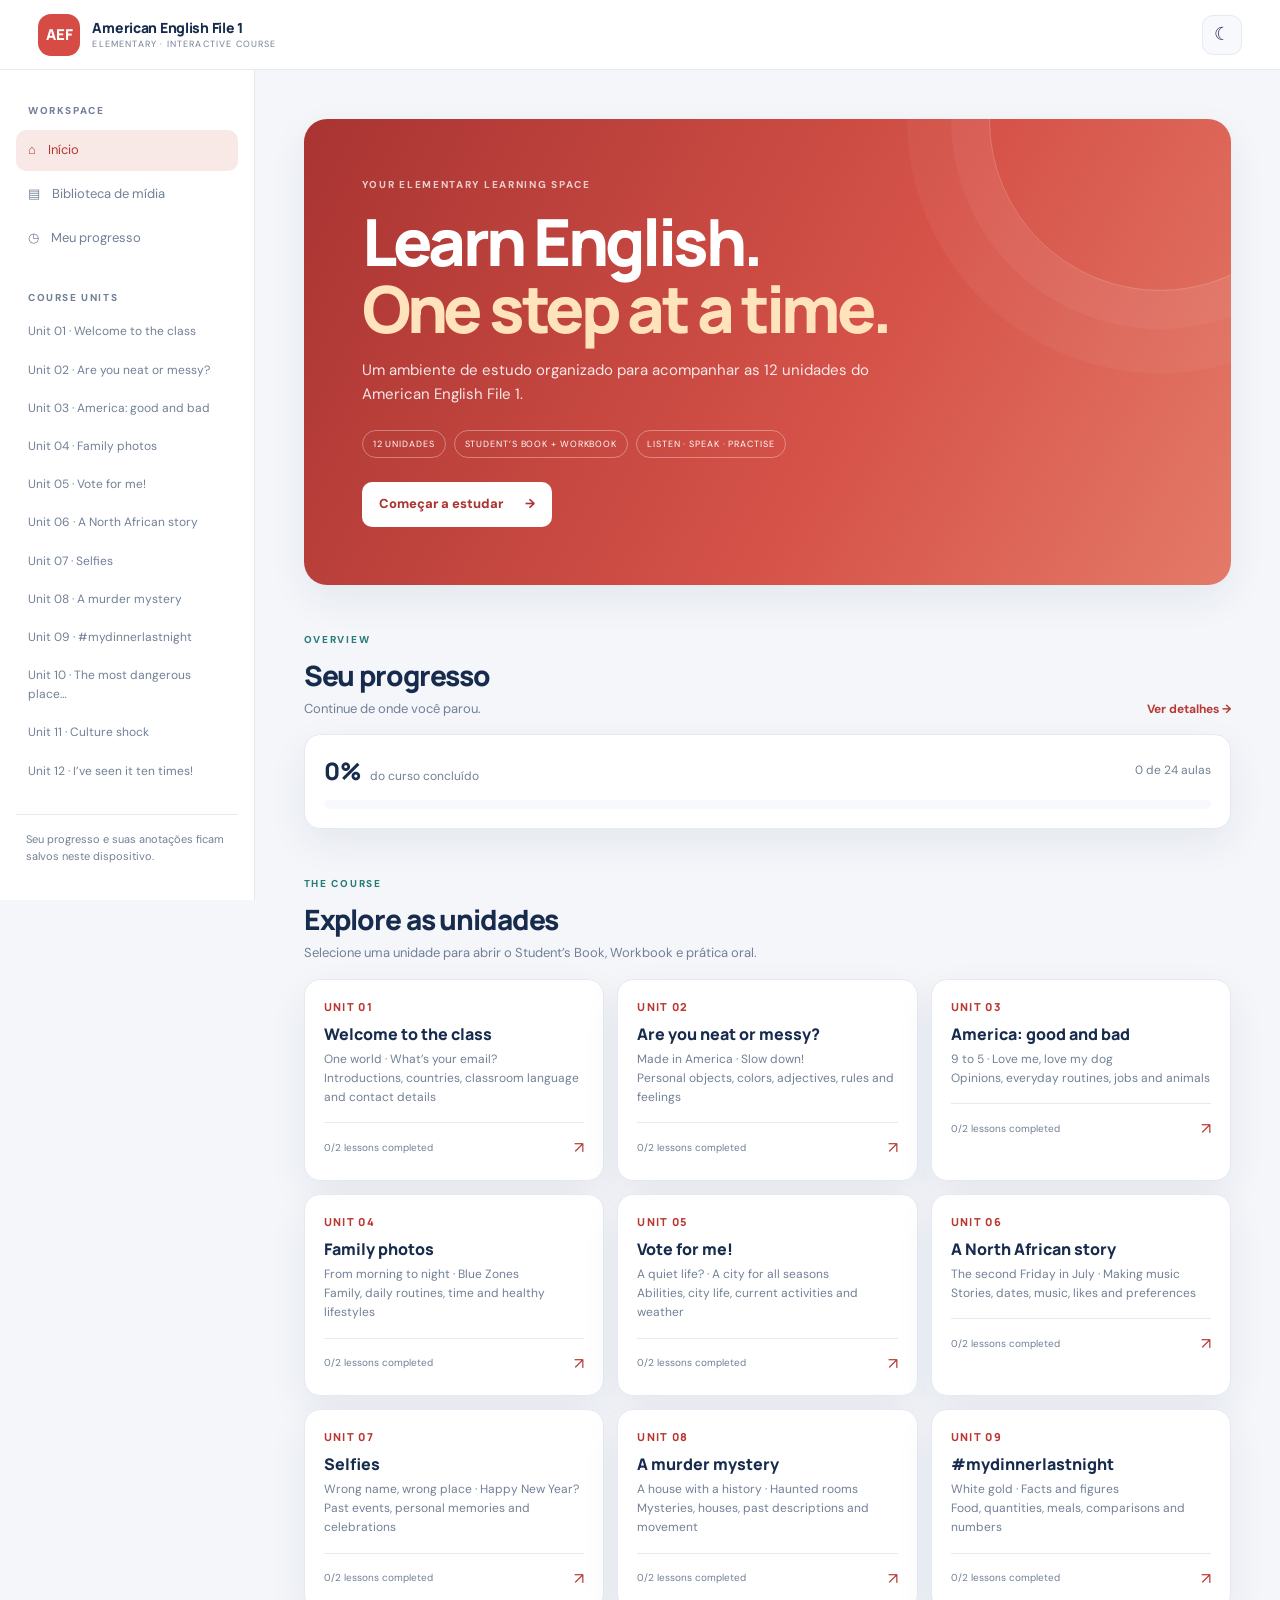
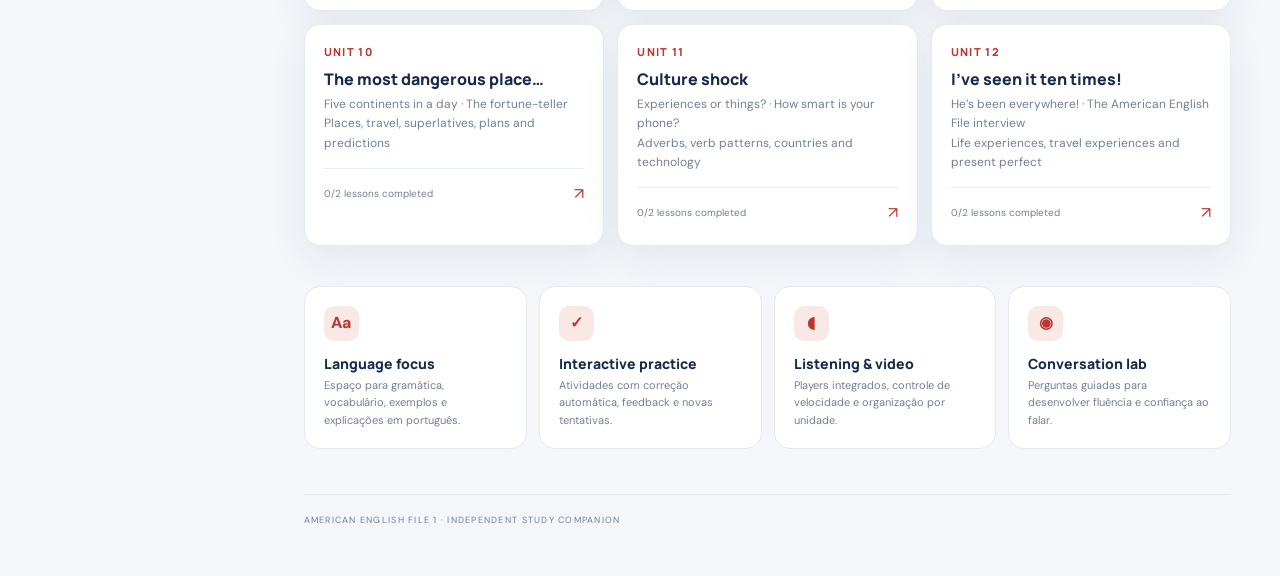
<file: index.html>
<!doctype html>
<html lang="pt-BR">
<head>
<meta charset="utf-8">
<meta name="viewport" content="width=device-width, initial-scale=1, viewport-fit=cover">
<meta name="theme-color" content="#172b4d">
<meta name="description" content="American English File 1 — interactive Elementary course companion">
<title>American English File 1 · Elementary</title>
<link rel="stylesheet" href="styles.css?v=20261117-4">
</head>
<body>
<header class="topbar">
  <a class="brand" href="#home" aria-label="Course home"><span class="brand-mark">AEF</span><span><b>American English File 1</b><small>ELEMENTARY · INTERACTIVE COURSE</small></span></a>
  <div class="top-actions">
    <button id="themeToggle" class="icon-btn" aria-label="Alternar tema" title="Alternar tema">☾</button>
    <button id="menuToggle" class="icon-btn mobile-only" aria-label="Abrir menu">☰</button>
  </div>
</header>
<div class="app-shell">
  <aside class="sidebar" id="sidebar">
    <div class="side-label">WORKSPACE</div>
    <a class="nav-link active" href="#home" data-route="home">⌂ <span>Início</span></a>
    <a class="nav-link" href="#library" data-route="library">▤ <span>Biblioteca de mídia</span></a>
    <a class="nav-link" href="#progress" data-route="progress">◷ <span>Meu progresso</span></a>
    <div class="side-label units-label">COURSE UNITS</div>
    <nav id="unitNav" class="unit-nav"></nav>
    <div class="sidebar-foot">Seu progresso e suas anotações ficam salvos neste dispositivo.</div>
  </aside>
  <main id="main" class="main-content" tabindex="-1">
    <section class="hero">
      <div class="eyebrow">YOUR ELEMENTARY LEARNING SPACE</div>
      <h1>Learn English.<br><em>One step at a time.</em></h1>
      <p>Um ambiente de estudo organizado para acompanhar as 12 unidades do American English File 1.</p>
      <div class="hero-meta"><span>12 UNIDADES</span><span>STUDENT’S BOOK + WORKBOOK</span><span>LISTEN · SPEAK · PRACTISE</span></div>
      <a class="primary-btn" href="#unit-1">Começar a estudar <span>→</span></a>
    </section>
    <section class="section-block">
      <div class="section-heading"><div><span class="eyebrow">OVERVIEW</span><h2>Seu progresso</h2><p>Continue de onde você parou.</p></div><a href="#progress" class="text-link">Ver detalhes →</a></div>
      <div class="progress-card">
        <div class="progress-top"><div><strong id="progressPercent">0%</strong><span> do curso concluído</span></div><span id="progressCount">0 de 24 aulas</span></div>
        <div class="progress-track"><div id="progressBar" class="progress-fill"></div></div>
      </div>
    </section>
    <section class="section-block">
      <div class="section-heading"><div><span class="eyebrow">THE COURSE</span><h2>Explore as unidades</h2><p>Selecione uma unidade para abrir o Student’s Book, Workbook e prática oral.</p></div></div>
      <div class="unit-grid" id="unitGrid"></div>
    </section>
    <section class="section-block feature-grid">
      <article class="feature-card"><span class="feature-icon">Aa</span><h3>Language focus</h3><p>Espaço para gramática, vocabulário, exemplos e explicações em português.</p></article>
      <article class="feature-card"><span class="feature-icon">✓</span><h3>Interactive practice</h3><p>Atividades com correção automática, feedback e novas tentativas.</p></article>
      <article class="feature-card"><span class="feature-icon">◖</span><h3>Listening & video</h3><p>Players integrados, controle de velocidade e organização por unidade.</p></article>
      <article class="feature-card"><span class="feature-icon">◉</span><h3>Conversation lab</h3><p>Perguntas guiadas para desenvolver fluência e confiança ao falar.</p></article>
    </section>
    <footer>AMERICAN ENGLISH FILE 1 · INDEPENDENT STUDY COMPANION</footer>
  </main>
</div>
<div id="toast" class="toast" role="status" aria-live="polite"></div>
<script src="app.js?v=20261117-4" defer></script>
</body>
</html>
</file>
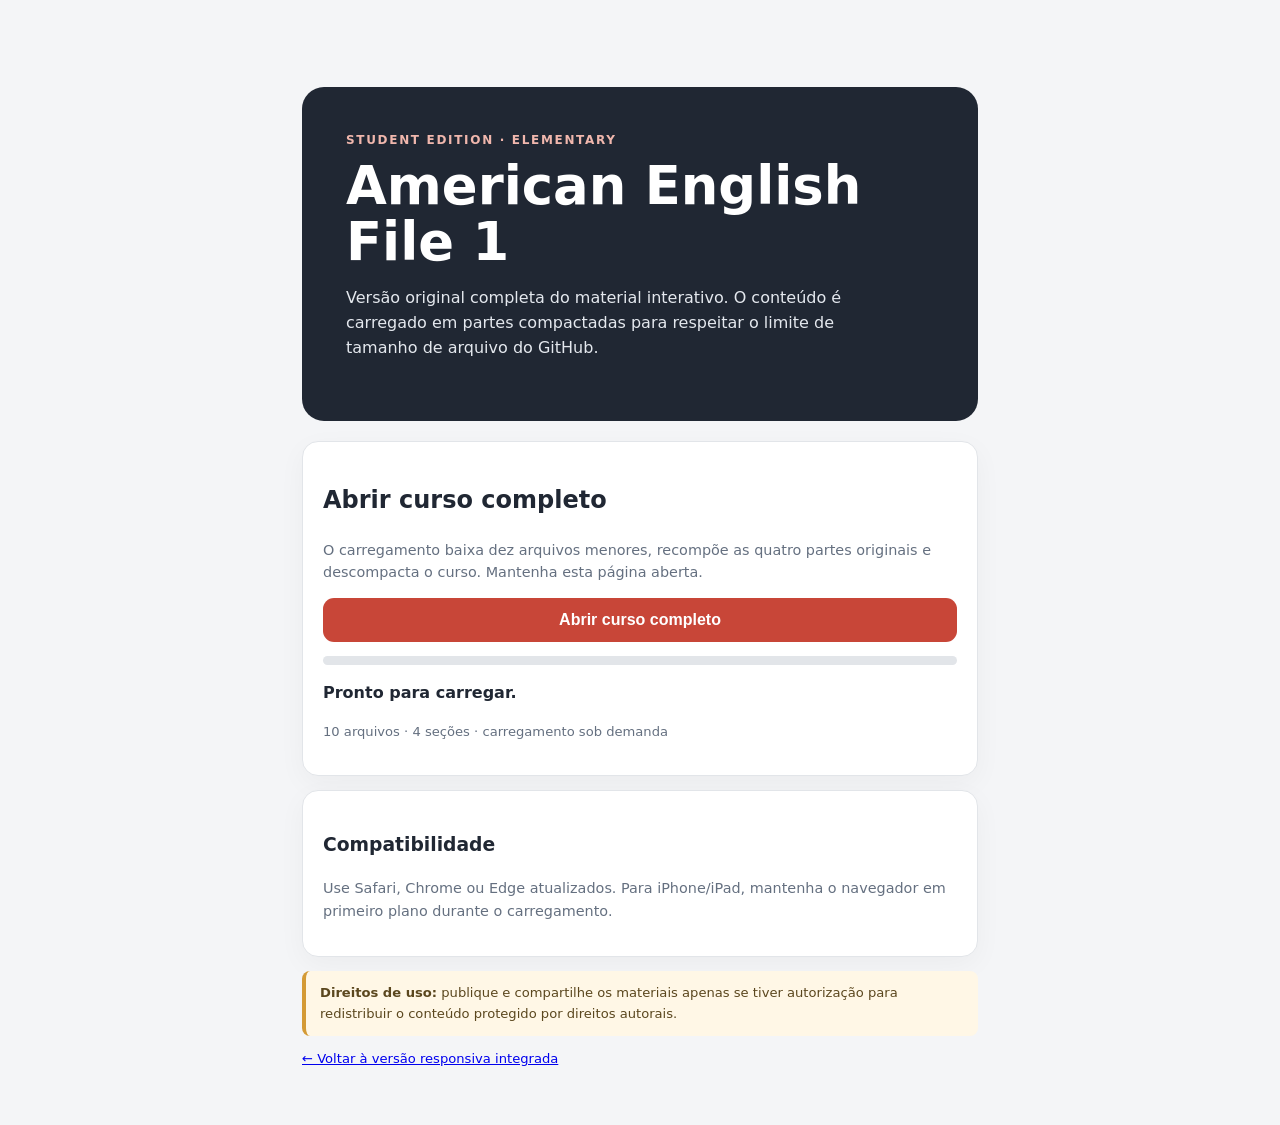
<file: full-course.html>
<!doctype html>
<html lang="pt-BR"><head>
<meta charset="utf-8"><meta name="viewport" content="width=device-width,initial-scale=1,viewport-fit=cover">
<meta name="theme-color" content="#202733"><title>American English File 1 · Edição original completa</title>
<style>
:root{color-scheme:light dark;--bg:#f4f5f7;--card:#fff;--ink:#202733;--muted:#657080;--accent:#c84638;--line:#e2e5e9}
*{box-sizing:border-box}body{margin:0;background:var(--bg);color:var(--ink);font:16px/1.55 system-ui,-apple-system,BlinkMacSystemFont,"Segoe UI",sans-serif}.wrap{max-width:760px;margin:0 auto;padding:clamp(18px,5vw,42px)}.hero{background:#202733;color:#fff;border-radius:22px;padding:clamp(24px,6vw,44px);margin:5vh 0 20px}.eyebrow{text-transform:uppercase;letter-spacing:.14em;font-size:.75rem;color:#f0b7ad;font-weight:800}.hero h1{font-size:clamp(2rem,7vw,3.3rem);line-height:1.06;margin:.55rem 0}.hero p{color:#e4e8ee;max-width:55ch}.card{background:var(--card);border:1px solid var(--line);border-radius:16px;padding:20px;margin:14px 0;box-shadow:0 8px 28px #0000000a}.btn{border:0;border-radius:11px;background:var(--accent);color:#fff;font-weight:800;padding:13px 18px;font-size:1rem;width:100%;cursor:pointer}.btn:disabled{opacity:.55;cursor:wait}.muted{color:var(--muted);font-size:.9rem}.progress{height:9px;background:var(--line);border-radius:99px;overflow:hidden;margin:14px 0}.bar{height:100%;width:0;background:var(--accent);transition:width .2s}#status{font-weight:700}.small{font-size:.82rem}.warning{border-left:4px solid #d49a35;padding:12px 14px;background:#fff7e6;border-radius:8px;color:#5b471e}@media(prefers-color-scheme:dark){:root{color-scheme:dark;--bg:#10151c;--card:#1b232e;--ink:#edf1f5;--muted:#aab5c2;--line:#303b49}.warning{background:#302819;color:#f5dfb0}}
</style></head><body><main class="wrap">
<section class="hero"><div class="eyebrow">Student edition · Elementary</div><h1>American English File 1</h1><p>Versão original completa do material interativo. O conteúdo é carregado em partes compactadas para respeitar o limite de tamanho de arquivo do GitHub.</p></section>
<section class="card"><h2>Abrir curso completo</h2><p class="muted">O carregamento baixa dez arquivos menores, recompõe as quatro partes originais e descompacta o curso. Mantenha esta página aberta.</p><button class="btn" id="start">Abrir curso completo</button><div class="progress"><div class="bar" id="bar"></div></div><p id="status" role="status" aria-live="polite">Pronto para carregar.</p><p class="muted small" id="detail">10 arquivos · 4 seções · carregamento sob demanda</p></section>
<section class="card"><h3>Compatibilidade</h3><p class="muted">Use Safari, Chrome ou Edge atualizados. Para iPhone/iPad, mantenha o navegador em primeiro plano durante o carregamento.</p></section>
<div class="warning small"><strong>Direitos de uso:</strong> publique e compartilhe os materiais apenas se tiver autorização para redistribuir o conteúdo protegido por direitos autorais.</div>
<p class="muted small"><a href="index.html">← Voltar à versão responsiva integrada</a></p></main>
<script>
const groups=[
 {name:"course-01.html.gz",files:["course-01.html.gz.part01","course-01.html.gz.part02"]},
 {name:"course-02.html.gz",files:["course-02.html.gz.part01","course-02.html.gz.part02"]},
 {name:"course-03.html.gz",files:["course-03.html.gz.part01","course-03.html.gz.part02","course-03.html.gz.part03"]},
 {name:"course-04.html.gz",files:["course-04.html.gz.part01","course-04.html.gz.part02","course-04.html.gz.part03"]}
];
const button=document.getElementById('start'),bar=document.getElementById('bar'),status=document.getElementById('status'),detail=document.getElementById('detail');
async function decompressGroup(group){const buffers=[];for(const file of group.files){const url="course-parts/"+file;const r=await fetch(url);if(!r.ok)throw new Error("Falha ao baixar "+file+" ("+r.status+"). Verifique se todas as partes foram enviadas.");buffers.push(await r.arrayBuffer());}if(!('DecompressionStream'in window))throw new Error('Este navegador não oferece suporte à descompressão gzip. Atualize o navegador.');const compressed=new Blob(buffers);return await new Response(compressed.stream().pipeThrough(new DecompressionStream('gzip'))).text();}
button.addEventListener('click',async()=>{button.disabled=true;const chunks=[];try{for(let i=0;i<groups.length;i++){status.textContent='Reconstruindo e carregando seção '+(i+1)+' de '+groups.length+'…';detail.textContent='Não feche esta página durante o carregamento.';chunks.push(await decompressGroup(groups[i]));bar.style.width=((i+1)/groups.length*100)+'%';}status.textContent='Preparando o curso…';document.open();document.write(chunks.join(''));document.close();}catch(e){button.disabled=false;status.textContent='Não foi possível abrir o curso.';detail.textContent=e.message;console.error(e);}});
</script></body></html>
</file>
<file: styles.css>
@import url('https://fonts.googleapis.com/css2?family=DM+Sans:wght@400;500;600;700&family=Manrope:wght@400;500;600;700;800&display=swap');
:root{color-scheme:light;--bg:#f4f6fa;--surface:#fff;--surface2:#f8f9fc;--ink:#172b4d;--muted:#718096;--line:#e5eaf1;--accent:#d64b43;--accent2:#b93832;--teal:#287c78;--soft:#f9e9e6;--shadow:0 14px 38px rgba(25,42,70,.07)}
[data-theme="dark"]{color-scheme:dark;--bg:#101722;--surface:#182332;--surface2:#202d3e;--ink:#edf3fb;--muted:#a8b5c6;--line:#2d3b4e;--accent:#f0786e;--accent2:#ff9288;--teal:#68c1b7;--soft:#3a292d;--shadow:0 14px 38px rgba(0,0,0,.22)}
*{box-sizing:border-box}html{scroll-behavior:smooth;scroll-padding-top:86px}body{margin:0;background:var(--bg);color:var(--ink);font-family:'DM Sans',sans-serif;line-height:1.6}a{color:inherit;text-decoration:none}button,input,textarea,select{font:inherit}button{cursor:pointer}.topbar{height:70px;position:sticky;top:0;z-index:20;background:var(--surface);border-bottom:1px solid var(--line);display:flex;align-items:center;justify-content:space-between;padding:0 clamp(16px,3vw,42px)}.brand{display:flex;gap:12px;align-items:center}.brand-mark{width:42px;height:42px;border-radius:13px;background:var(--accent);color:white;display:grid;place-items:center;font:800 15px Manrope}.brand b{display:block;font:800 14px Manrope;letter-spacing:-.02em}.brand small{display:block;color:var(--muted);font-size:9px;letter-spacing:.13em}.top-actions{display:flex;gap:8px}.icon-btn{border:1px solid var(--line);background:var(--surface2);color:var(--ink);border-radius:11px;width:40px;height:40px;font-size:18px}.mobile-only{display:none}.app-shell{max-width:1600px;margin:auto;display:grid;grid-template-columns:255px minmax(0,1fr);min-height:calc(100vh - 70px)}.sidebar{position:sticky;top:70px;height:calc(100vh - 70px);overflow:auto;background:var(--surface);border-right:1px solid var(--line);padding:25px 16px}.side-label{font-size:10px;font-weight:800;letter-spacing:.16em;color:var(--muted);padding:8px 12px}.nav-link{display:flex;gap:12px;align-items:center;padding:10px 12px;margin:3px 0;border-radius:10px;color:var(--muted);font-size:13px}.nav-link.active,.nav-link:hover{background:var(--soft);color:var(--accent2)}.units-label{margin-top:24px}.unit-nav{display:grid;gap:3px}.unit-nav a{padding:8px 12px;border-radius:9px;color:var(--muted);font-size:12px}.unit-nav a:hover{background:var(--surface2);color:var(--ink)}.sidebar-foot{border-top:1px solid var(--line);margin-top:25px;padding:16px 10px;color:var(--muted);font-size:11px}.main-content{padding:clamp(18px,3.8vw,52px);min-width:0;max-width:1300px;width:100%;margin:auto}.hero{background:linear-gradient(118deg,#a93432,#d65349 60%,#e47a68);border-radius:23px;padding:clamp(26px,5vw,58px);color:#fff;position:relative;overflow:hidden;box-shadow:var(--shadow)}.hero:after{content:"";position:absolute;width:340px;height:340px;border:1px solid #ffffff38;border-radius:50%;right:-100px;top:-170px;box-shadow:0 0 0 38px #ffffff0b,0 0 0 82px #ffffff0a}.eyebrow{font-size:10px;letter-spacing:.17em;font-weight:800;color:var(--teal)}.hero .eyebrow{color:#ffffffbd}.hero h1{font:800 clamp(36px,5.3vw,65px)/1.04 Manrope;letter-spacing:-.055em;margin:15px 0}.hero h1 em{font-style:normal;color:#ffe3bd}.hero p{max-width:570px;color:#ffffffdf;font-size:15px}.hero-meta{display:flex;gap:8px;flex-wrap:wrap;margin:24px 0}.hero-meta span{font-size:9px;letter-spacing:.1em;border:1px solid #ffffff55;border-radius:40px;padding:6px 10px}.primary-btn{display:inline-flex;gap:22px;align-items:center;background:#fff;color:#a93432;padding:12px 17px;border-radius:10px;font-weight:800;font-size:13px}.section-block{margin-top:40px}.section-heading{display:flex;align-items:end;justify-content:space-between;gap:15px;margin-bottom:15px}.section-heading h2{font:800 clamp(21px,2.5vw,28px) Manrope;letter-spacing:-.04em;margin:5px 0}.section-heading p{color:var(--muted);font-size:13px;margin:0}.text-link{color:var(--accent2);font-weight:700;font-size:12px}.progress-card,.feature-card,.unit-card,.panel{background:var(--surface);border:1px solid var(--line);border-radius:16px;padding:19px;box-shadow:var(--shadow)}.progress-top{display:flex;justify-content:space-between;align-items:center;font-size:12px;color:var(--muted)}.progress-top strong{font:800 24px Manrope;color:var(--ink);margin-right:5px}.progress-track{height:9px;background:var(--surface2);border-radius:20px;margin-top:13px;overflow:hidden}.progress-fill{height:100%;width:0;background:linear-gradient(90deg,var(--teal),#7bb8a5);border-radius:20px;transition:width .25s}.unit-grid{display:grid;grid-template-columns:repeat(3,minmax(0,1fr));gap:13px}.unit-card{transition:transform .18s,border-color .18s;min-width:0}.unit-card:hover{transform:translateY(-3px);border-color:var(--accent)}.unit-card .unit-num{font:800 11px Manrope;color:var(--accent2);letter-spacing:.12em}.unit-card h3{font:800 16px Manrope;margin:9px 0 5px}.unit-card p{color:var(--muted);font-size:12px;margin:0;min-height:38px}.unit-card .unit-footer{display:flex;justify-content:space-between;align-items:center;border-top:1px solid var(--line);margin-top:15px;padding-top:12px;color:var(--muted);font-size:10px}.unit-card .arrow{color:var(--accent2);font-size:16px}.feature-grid{display:grid;grid-template-columns:repeat(4,minmax(0,1fr));gap:12px}.feature-card{box-shadow:none}.feature-icon{width:35px;height:35px;display:grid;place-items:center;border-radius:10px;background:var(--soft);color:var(--accent2);font-weight:800}.feature-card h3{font:800 14px Manrope;margin:13px 0 4px}.feature-card p{font-size:11px;color:var(--muted);margin:0}footer{border-top:1px solid var(--line);margin-top:45px;padding-top:18px;color:var(--muted);font-size:9px;letter-spacing:.14em}
.lesson-head{display:flex;justify-content:space-between;gap:15px;align-items:flex-start;margin-bottom:22px}.lesson-head h1{font:800 clamp(27px,4vw,42px) Manrope;letter-spacing:-.05em;margin:6px 0}.lesson-head p{color:var(--muted);margin:0}.lesson-actions{display:flex;gap:8px;flex-wrap:wrap}.pill{background:var(--surface2);border:1px solid var(--line);padding:5px 9px;border-radius:30px;font-size:10px;color:var(--muted)}.tabs{display:flex;gap:6px;overflow:auto;border-bottom:1px solid var(--line);margin:22px 0 18px}.tab-btn{white-space:nowrap;border:0;border-bottom:2px solid transparent;padding:11px 14px;background:transparent;color:var(--muted);font-weight:700;font-size:12px}.tab-btn.active{border-color:var(--accent);color:var(--accent2)}.content-grid{display:grid;grid-template-columns:1.1fr .9fr;gap:14px}.panel h2{font:800 18px Manrope;margin:0 0 10px}.panel h3{font:800 14px Manrope}.panel p,.panel li{font-size:13px}.muted{color:var(--muted)}.callout{background:var(--surface2);border-left:3px solid var(--teal);padding:12px;border-radius:8px;font-size:12px}.practice-q{padding:15px 0;border-top:1px solid var(--line)}.practice-q:first-child{border-top:0}.practice-q label{display:block;font-weight:700;font-size:13px;margin-bottom:8px}.practice-q input{width:100%;border:1px solid var(--line);border-radius:9px;background:var(--surface2);color:var(--ink);padding:10px}.option-list{display:grid;gap:7px}.option{display:flex;gap:9px;align-items:center;border:1px solid var(--line);border-radius:9px;padding:9px;font-size:12px}.feedback{font-size:11px;margin-top:8px;padding:8px;border-radius:8px}.feedback.good{background:#e0f3e8;color:#20643c}.feedback.bad{background:#fae6e3;color:#8a3029}.action-btn{border:0;border-radius:9px;background:var(--accent);color:white;padding:10px 14px;font-weight:800;font-size:12px}.secondary-btn{border:1px solid var(--line);border-radius:9px;background:var(--surface2);color:var(--ink);padding:9px 12px;font-weight:700;font-size:11px}.conversation-list{display:grid;gap:10px}.conversation-item{background:var(--surface2);border:1px solid var(--line);padding:13px;border-radius:10px}.conversation-item b{display:block;font-size:12px}.conversation-item p{margin:4px 0 0;color:var(--muted);font-size:12px}.notes-area{width:100%;min-height:120px;resize:vertical;border:1px solid var(--line);border-radius:10px;padding:12px;background:var(--surface2);color:var(--ink)}.media-row{display:grid;grid-template-columns:1fr auto;gap:10px;align-items:center;border-bottom:1px solid var(--line);padding:12px 0}.media-row audio,.media-row video{width:100%;max-width:100%}.speed-select{border:1px solid var(--line);border-radius:8px;padding:7px;background:var(--surface2);color:var(--ink)}.empty-state{border:1px dashed var(--line);border-radius:12px;padding:22px;color:var(--muted);font-size:12px}.toast{position:fixed;bottom:20px;left:50%;transform:translate(-50%,20px);background:var(--ink);color:var(--bg);padding:10px 16px;border-radius:10px;font-size:12px;opacity:0;pointer-events:none;transition:.2s;z-index:50}.toast.show{opacity:1;transform:translate(-50%,0)}
@media(max-width:1050px){.unit-grid{grid-template-columns:repeat(2,minmax(0,1fr))}.feature-grid{grid-template-columns:repeat(2,minmax(0,1fr))}.content-grid{grid-template-columns:1fr}}
@media(max-width:720px){.topbar{height:62px}.mobile-only{display:block}.app-shell{display:block}.sidebar{position:fixed;z-index:30;top:62px;bottom:0;left:0;width:min(82vw,310px);height:auto;transform:translateX(-105%);transition:transform .22s;box-shadow:var(--shadow)}.sidebar.open{transform:translateX(0)}.main-content{padding:16px}.hero{border-radius:17px;padding:26px 22px}.hero h1{font-size:39px}.hero p{font-size:13px}.hero-meta{gap:6px}.hero-meta span{font-size:8px}.unit-grid{grid-template-columns:1fr 1fr;gap:9px}.unit-card{padding:14px}.unit-card h3{font-size:13px}.unit-card p{font-size:10px;min-height:50px}.feature-grid{gap:8px}.feature-card{padding:13px}.feature-card p{font-size:10px}.section-block{margin-top:29px}.section-heading{align-items:flex-start}.section-heading p{font-size:11px}.progress-card{padding:15px}.progress-top{font-size:10px}.lesson-head{display:block}.lesson-actions{margin-top:12px}}
@media(max-width:390px){.unit-grid{grid-template-columns:1fr}.feature-grid{grid-template-columns:1fr 1fr}.brand b{font-size:12px}.brand small{font-size:8px}}
@media(prefers-reduced-motion:reduce){*{scroll-behavior:auto!important;transition:none!important}}

/* Source-based course content */
.grammar-grid{display:grid;grid-template-columns:repeat(2,minmax(0,1fr));gap:13px}
.grammar-card{min-width:0}
.grammar-card h3{font:800 16px Manrope;margin:8px 0}
.example-box{background:var(--surface2);border:1px solid var(--line);border-radius:9px;padding:11px;margin:12px 0;font-size:12px}
.example-box .muted{margin-top:5px}
.error-box{background:var(--soft);border-radius:9px;padding:11px;font-size:12px;margin-top:10px}
.vocab-list,.chunk-list{display:grid;gap:0}
.vocab-row,.chunk-row{display:grid;grid-template-columns:minmax(125px,.65fr) minmax(0,1.35fr);gap:15px;padding:12px 0;border-bottom:1px solid var(--line);font-size:12px}
.vocab-row:last-child,.chunk-row:last-child{border-bottom:0}
.vocab-row small,.chunk-row small{display:block;color:var(--muted);font-size:11px;margin-top:4px}
.schedule-list{display:grid;gap:0;margin-top:10px}
.schedule-row{display:flex;justify-content:space-between;gap:12px;padding:8px 0;border-bottom:1px solid var(--line);font-size:12px}
.schedule-row:last-child{border-bottom:0}
.practice-q{padding:14px 0;border-top:1px solid var(--line)}
.practice-q:first-child{border-top:0}
.practice-q>label{display:block;font-weight:700;font-size:13px;margin-bottom:9px}
.option-list{display:grid;gap:7px}
.option{display:flex;align-items:center;gap:8px;padding:9px;border:1px solid var(--line);border-radius:9px;font-size:12px;cursor:pointer}
.option input{accent-color:var(--accent)}
.answer-input{width:100%;padding:10px;border:1px solid var(--line);border-radius:9px;background:var(--surface2);color:var(--ink)}
.feedback{display:none;margin-top:8px;padding:8px 10px;border-radius:8px;font-size:11px}
.feedback.good,.feedback.bad{display:block}
.feedback.good{background:#e0f3e8;color:#20643c}
.feedback.bad{background:#fae6e3;color:#8a3029}
.quiz-result{display:inline-block;margin-left:12px;font-weight:800;font-size:12px}
.media-entry{border:1px solid var(--line);border-radius:11px;margin:10px 0;overflow:hidden;background:var(--surface)}
.media-entry>summary{display:grid;grid-template-columns:72px minmax(0,1fr) 22px;gap:12px;align-items:center;padding:12px;cursor:pointer;list-style:none}
.media-entry>summary::-webkit-details-marker{display:none}
.media-entry>summary b,.media-entry>summary small{display:block}
.media-entry>summary b{font-size:12px}
.media-entry>summary small{color:var(--muted);font-size:10px;margin-top:3px}
.track-number{display:inline-grid;place-items:center;background:var(--surface2);border-radius:8px;padding:8px;font-size:11px;font-weight:800;color:var(--accent2)}
.media-entry-body{padding:12px;border-top:1px solid var(--line);min-width:0}
.media-entry-body audio,.media-entry-body video{display:block;width:100%;max-width:100%;margin:10px 0}
.media-entry-body video{aspect-ratio:16/9;background:#111;border-radius:9px}
.media-status{font-size:11px;color:var(--muted);overflow-wrap:anywhere}
.speed-label{display:flex;gap:8px;align-items:center;color:var(--muted);font-size:11px}
.speed-select{border:1px solid var(--line);border-radius:8px;padding:6px;background:var(--surface2);color:var(--ink)}
.listening-prompts{margin-top:12px}
.prompt-row{padding:9px 0;border-top:1px solid var(--line)}
.prompt-row b{font-size:11px;color:var(--teal)}
.prompt-row p{font-size:11px;color:var(--muted);margin:4px 0}
@media(max-width:720px){.grammar-grid{grid-template-columns:1fr}.vocab-row,.chunk-row{grid-template-columns:1fr;gap:5px}.media-entry>summary{grid-template-columns:60px minmax(0,1fr) 18px;padding:10px}.track-number{font-size:10px;padding:7px}.quiz-result{display:block;margin:10px 0 0}}
@media print{.tabs,.lesson-actions,.action-btn,.secondary-btn{display:none!important}.media-entry:not([open]) .media-entry-body{display:none}.panel,.grammar-card{break-inside:avoid}}


/* Exercise layout fix: keep question text, radio controls and options aligned */
.practice-q > .question-label{display:block;font-weight:700;font-size:13px;line-height:1.5;margin:0 0 10px}
.practice-q .option-list{display:grid;grid-template-columns:1fr;gap:8px}
.practice-q .option{display:flex;flex-direction:row;align-items:flex-start;justify-content:flex-start;gap:10px;width:100%;min-width:0;padding:11px 13px;margin:0;text-align:left;line-height:1.45;background:var(--surface2)}
.practice-q .option input[type="radio"]{display:block;flex:0 0 17px;width:17px;height:17px;min-width:17px;margin:2px 0 0;accent-color:var(--accent)}
.practice-q .option input[type="radio"] + span{min-width:0;flex:1}
.practice-q .answer-input{display:block;width:100%;min-height:44px;padding:11px 12px}
.practice-q .feedback{line-height:1.5;overflow-wrap:anywhere}
.quiz .action-btn{margin-top:12px}
.quiz-result{vertical-align:middle}
@media(min-width:721px){.practice-q .option-list{grid-template-columns:repeat(2,minmax(0,1fr))}}
@media(max-width:720px){.practice-q .option{padding:12px}.practice-q .option-list{grid-template-columns:1fr}}


/* Refined lesson completion footer */
.lesson-footer-actions{display:flex;align-items:center;justify-content:space-between;gap:16px;flex-wrap:wrap;margin-top:28px;padding-top:18px;border-top:1px solid var(--line)}
.completion-actions{display:flex;align-items:center;gap:10px;flex-wrap:wrap}
.completion-btn{display:inline-flex;align-items:center;gap:9px;min-height:44px;padding:8px 13px;border:1px solid var(--line);border-radius:11px;background:var(--surface);color:var(--ink);font-size:12px;font-weight:700;line-height:1.2;white-space:nowrap;box-shadow:0 2px 8px rgba(15,25,40,.04);transition:background .18s,border-color .18s,transform .18s}
.completion-btn:hover{border-color:var(--accent);transform:translateY(-1px)}
.completion-icon{display:grid;place-items:center;width:22px;height:22px;border-radius:7px;background:var(--surface2);color:var(--muted);font-size:13px;font-weight:800}
.completion-state{padding-left:8px;border-left:1px solid var(--line);color:var(--muted);font-size:10px;font-weight:600}
.completion-btn.is-complete{border-color:color-mix(in srgb,var(--teal) 45%,var(--line));background:color-mix(in srgb,var(--teal) 9%,var(--surface));color:var(--teal)}
.completion-btn.is-complete .completion-icon{background:var(--teal);color:#fff}
.completion-btn.is-complete .completion-state{color:var(--teal)}
.next-unit-link{display:inline-flex;align-items:center;gap:13px;padding:10px 14px;border-radius:10px;background:var(--soft);color:var(--accent2);font-size:12px;font-weight:800;white-space:nowrap;transition:gap .18s,transform .18s}
.next-unit-link:hover{gap:18px;transform:translateX(2px)}
@media(max-width:600px){.lesson-footer-actions{align-items:stretch;flex-direction:column}.completion-actions{display:grid;grid-template-columns:1fr 1fr}.completion-btn{justify-content:flex-start;gap:7px;padding:9px 10px;white-space:normal}.completion-state{display:none}.next-unit-link{justify-content:space-between}}
@media(max-width:360px){.completion-actions{grid-template-columns:1fr}.completion-btn{justify-content:center}}


/* Final compact footer action layout */
.lesson-footer-actions{display:grid;grid-template-columns:minmax(0,1fr) minmax(0,1fr) auto;align-items:center;gap:10px;margin-top:24px;padding-top:18px;border-top:1px solid var(--line)}
.completion-actions{display:contents}
.completion-btn{width:100%;min-width:0;justify-content:flex-start;min-height:46px;padding:8px 12px;border-radius:10px;white-space:nowrap}
.completion-btn>span:nth-child(2){overflow:hidden;text-overflow:ellipsis}
.completion-state{margin-left:auto;padding-left:9px}
.next-unit-link{min-height:42px;justify-content:center;padding:9px 13px;border:1px solid color-mix(in srgb,var(--accent) 18%,var(--line));background:var(--surface);white-space:nowrap}
@media(max-width:680px){.lesson-footer-actions{grid-template-columns:repeat(2,minmax(0,1fr));gap:9px}.completion-btn{white-space:normal;min-height:48px}.completion-state{display:none}.next-unit-link{grid-column:1/-1;justify-content:space-between}}
@media(max-width:380px){.lesson-footer-actions{grid-template-columns:1fr}.next-unit-link{grid-column:auto}.completion-btn{justify-content:flex-start}}


/* Original embedded audio/video access */
.original-media-cta{display:flex;align-items:center;justify-content:space-between;gap:16px;margin:16px 0 22px;padding:15px 17px;border:1px solid color-mix(in srgb,var(--teal) 35%,var(--line));border-radius:13px;background:color-mix(in srgb,var(--teal) 7%,var(--surface))}
.original-media-cta b,.original-media-cta span{display:block}
.original-media-cta b{font-size:13px}
.original-media-cta span{font-size:11px;color:var(--muted);margin-top:3px}
.original-media-cta a{flex:0 0 auto;display:inline-flex;align-items:center;justify-content:center;padding:10px 13px;border-radius:9px;background:var(--teal);color:#fff;font-size:11px;font-weight:800}
@media(max-width:600px){.original-media-cta{align-items:stretch;flex-direction:column}.original-media-cta a{width:100%}}
</file>
